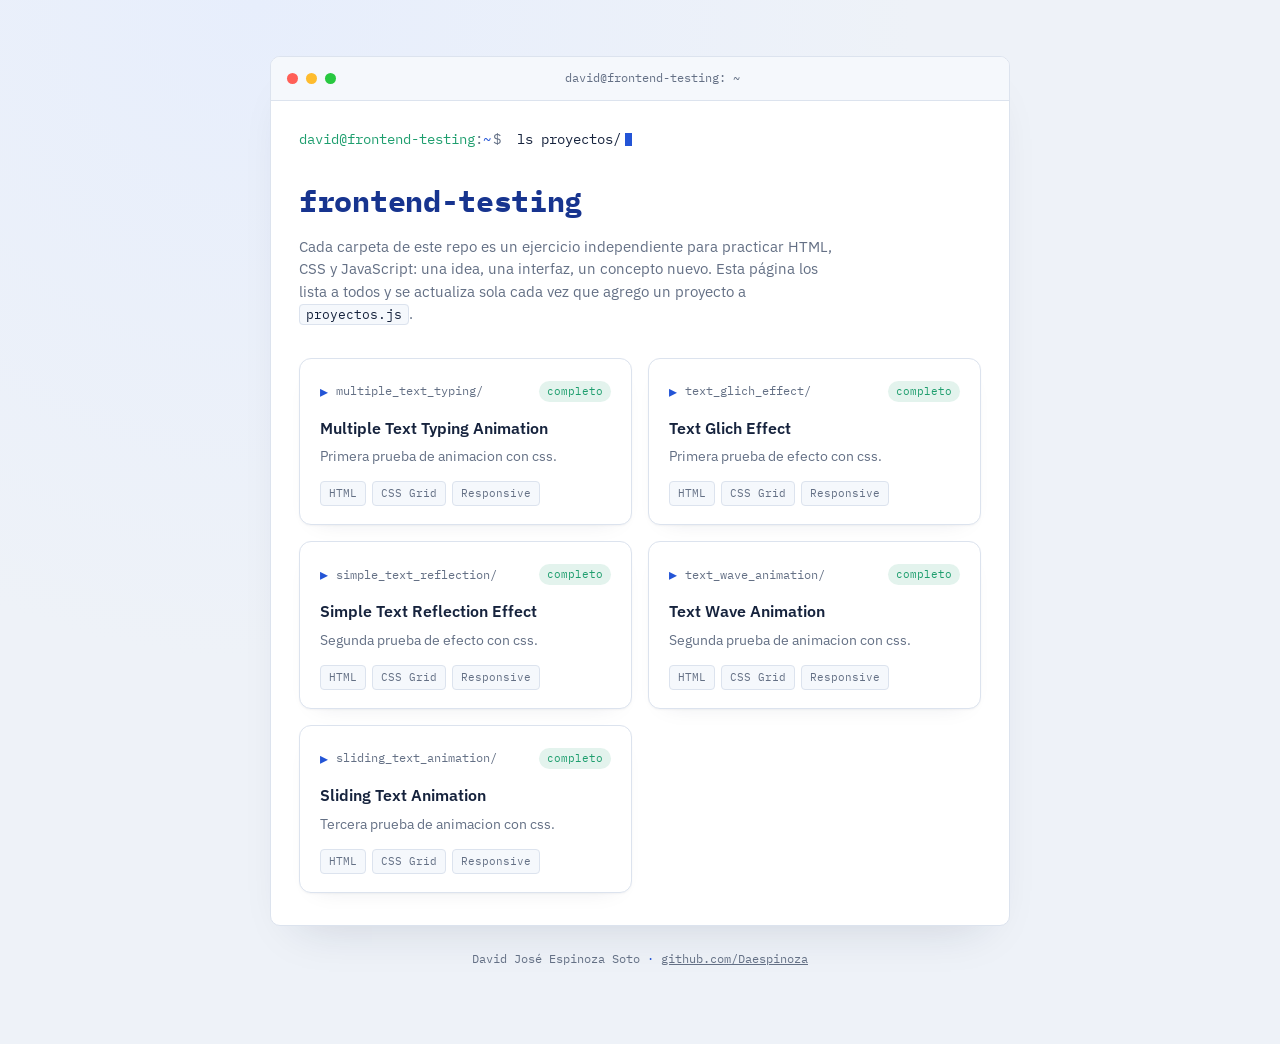
<file: index.html>
<!DOCTYPE html>
<html lang="es">
<head>
<meta charset="UTF-8">
<meta name="viewport" content="width=device-width, initial-scale=1.0">
<title>frontend-testing — David Espinoza</title>
<meta name="description" content="Bitácora de proyectos de práctica en HTML, CSS y JavaScript.">
<link rel="preconnect" href="https://fonts.googleapis.com">
<link rel="preconnect" href="https://fonts.gstatic.com" crossorigin>
<link href="https://fonts.googleapis.com/css2?family=IBM+Plex+Mono:wght@400;500;600;700&family=IBM+Plex+Sans:wght@400;500;600;700&display=swap" rel="stylesheet">
<link rel="stylesheet" href="style.css">
</head>
<body>

<main class="wrap">

  <div class="window">
    <div class="titlebar">
      <span class="tl-dot red"></span>
      <span class="tl-dot yellow"></span>
      <span class="tl-dot green"></span>
      <span class="tl-title">david@frontend-testing: ~</span>
    </div>

    <div class="term-body">
      <p class="line">
        <span class="ps">david@frontend-testing</span><span class="colon">:</span><span class="path">~</span><span class="dollar">$</span>
        ls proyectos/<span class="cursor" aria-hidden="true"></span>
      </p>

      <header class="intro">
        <h1>frontend-testing</h1>
        <p>
          Cada carpeta de este repo es un ejercicio independiente para practicar HTML, CSS
          y JavaScript: una idea, una interfaz, un concepto nuevo. Esta página los lista
          a todos y se actualiza sola cada vez que agrego un proyecto a <code>proyectos.js</code>.
        </p>
      </header>

      <section id="listado" class="listado" aria-live="polite">
        <!-- Las tarjetas de proyecto se generan por JavaScript. Ver script.js -->
      </section>

      <template id="tpl-vacio">
        <div class="vacio">
          <p class="vacio-lead">// aún no hay proyectos listados</p>
          <p>
            Agregá tu primer ejercicio en tres pasos: copiá la carpeta
            <code>_plantilla/</code>, renombrala (ej. <code>restaurante/</code>) y sumá
            un objeto nuevo en <code>proyectos.js</code>. El listado va a aparecer solo.
          </p>
        </div>
      </template>
    </div>
  </div>

  <footer class="foot">
    <p>David José Espinoza Soto <span class="dot">·</span> <a href="https://github.com/Daespinoza" target="_blank" rel="noopener">github.com/Daespinoza</a></p>
  </footer>

</main>

<script src="proyectos.js"></script>
<script src="script.js"></script>
</body>
</html>
</file>
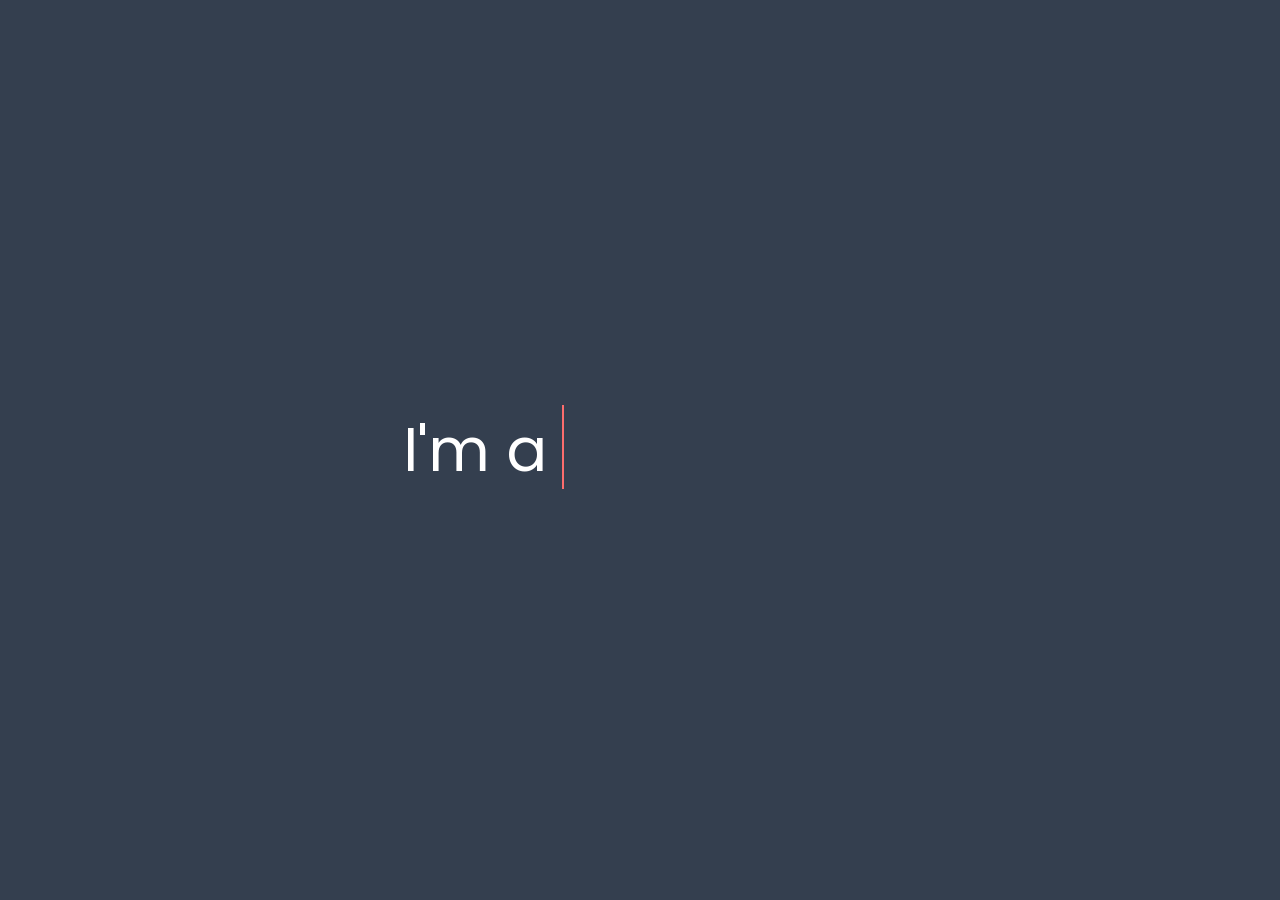
<file: multiple_text_typing/index.html>
<!DOCTYPE html>
<!-- Coding By CodingNepal-->
<html lang="en"> 
<head>
    <meta charset="UTF-8">
    <title>Multiple Texts Typing Animation</title>
    <link rel="stylesheet" href="style.css">
</head>
<body>
    <div class="wrapper">
        <div class="static-txt">I'm a</div>
        <ul class="dynamic-txts">
            <li><span>YouTuber</span></li>
            <li><span>Designer</span></li>
            <li><span>Developer</span></li>
            <li><span>Freelancer</span></li>
        </ul>
    </div>
</body>
</html>
</file>
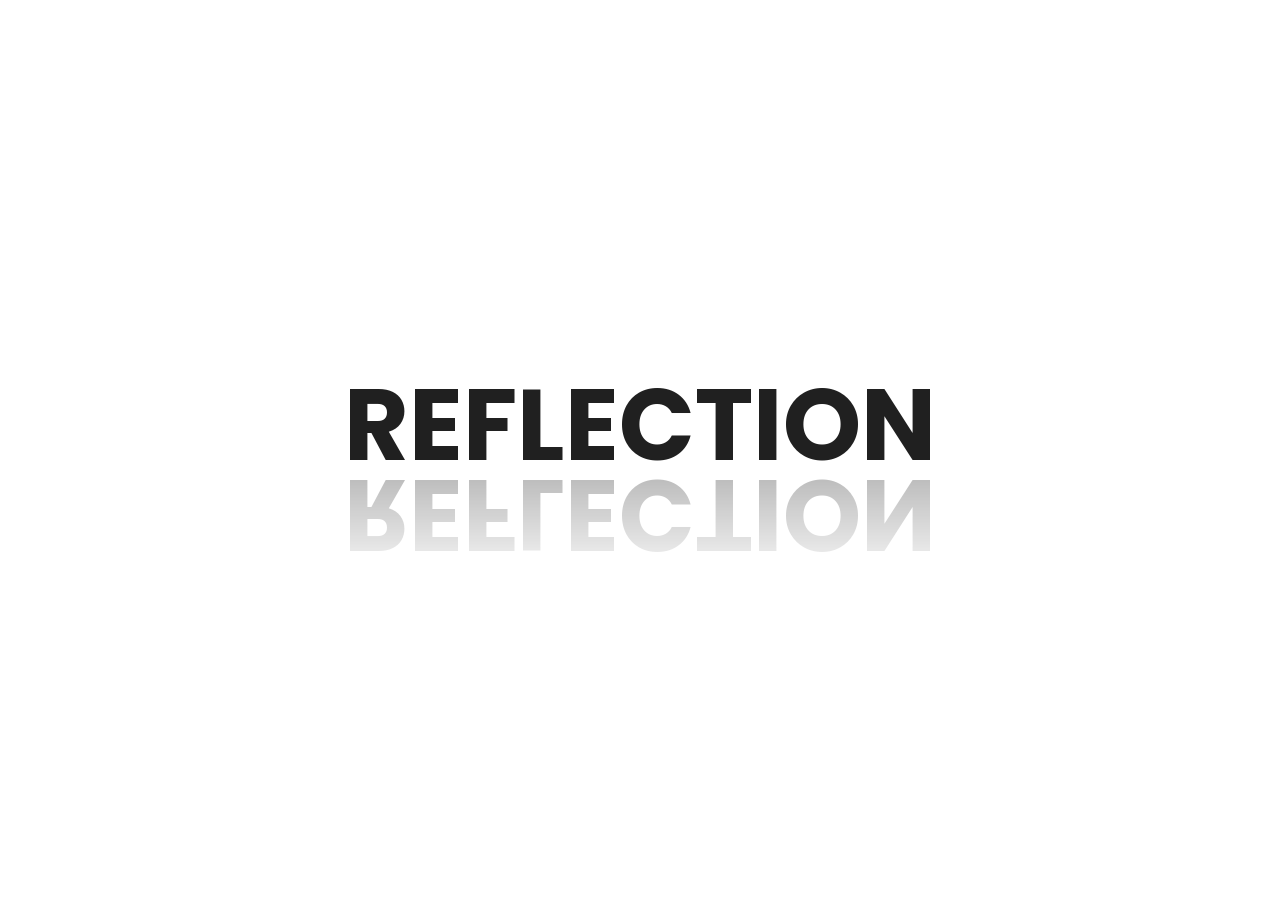
<file: simple_text_reflection/index.html>
<!DOCTYPE html>
<html lang="en" dir="ltr">
<head>
    <meta charset="UTF-8">
    <meta name="viewport" content="width=device-width, initial-scale=1.0">
    <title>Text Feflection Effect</title>
    <link rel="stylesheet" href="style.css">
</head>
<body>
    <div class="text">Reflection</div>
</body>
</html>
</file>
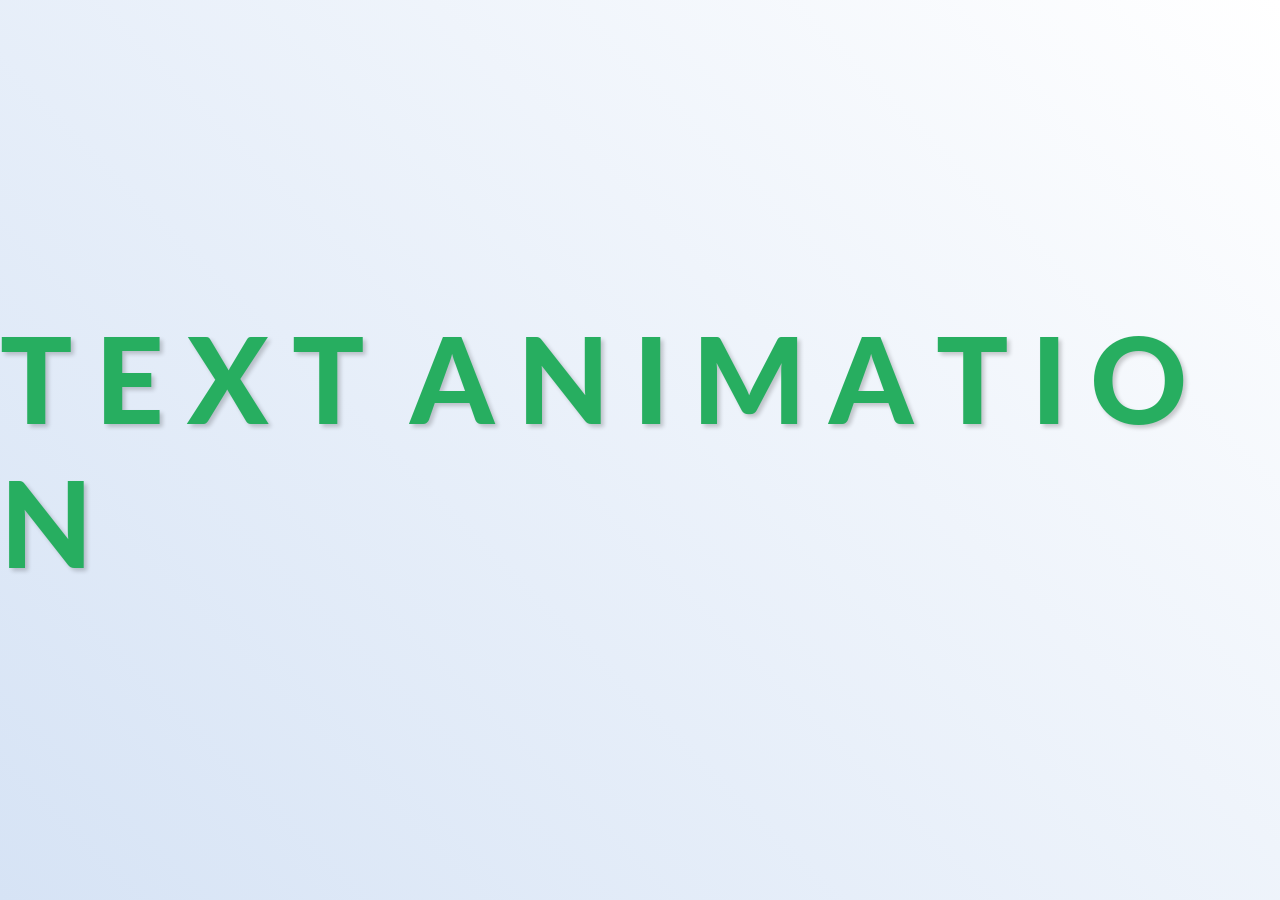
<file: sliding_text_animation/index.html>
<!DOCTYPE html>
<html lang="en" dir="ltr">
<head>
    <meta charset="UTF-8">
    <meta name="viewport" content="width=device-width, initial-scale=1.0">
    <title>Text Animation</title>
    <link rel="stylesheet" href="style.css">
    <link rel="preconnect" href="https://fonts.googleapis.com">
    <link rel="preconnect" href="https://fonts.gstatic.com" crossorigin>
    <link href="https://fonts.googleapis.com/css2?family=Lato:ital,wght@0,100;0,300;0,400;0,700;0,900;1,100;1,300;1,400;1,700;1,900&display=swap" rel="stylesheet">
</head>
<body>
    <div class="text">
        <span>t</span>
        <span>e</span>
        <span>x</span>
        <span>t</span>&nbsp;
        <span>a</span>
        <span>n</span>
        <span>i</span>
        <span>m</span>
        <span>a</span>
        <span>t</span>
        <span>i</span>
        <span>o</span>
        <span>n</span>
    </div>
</body>
</html>
</file>
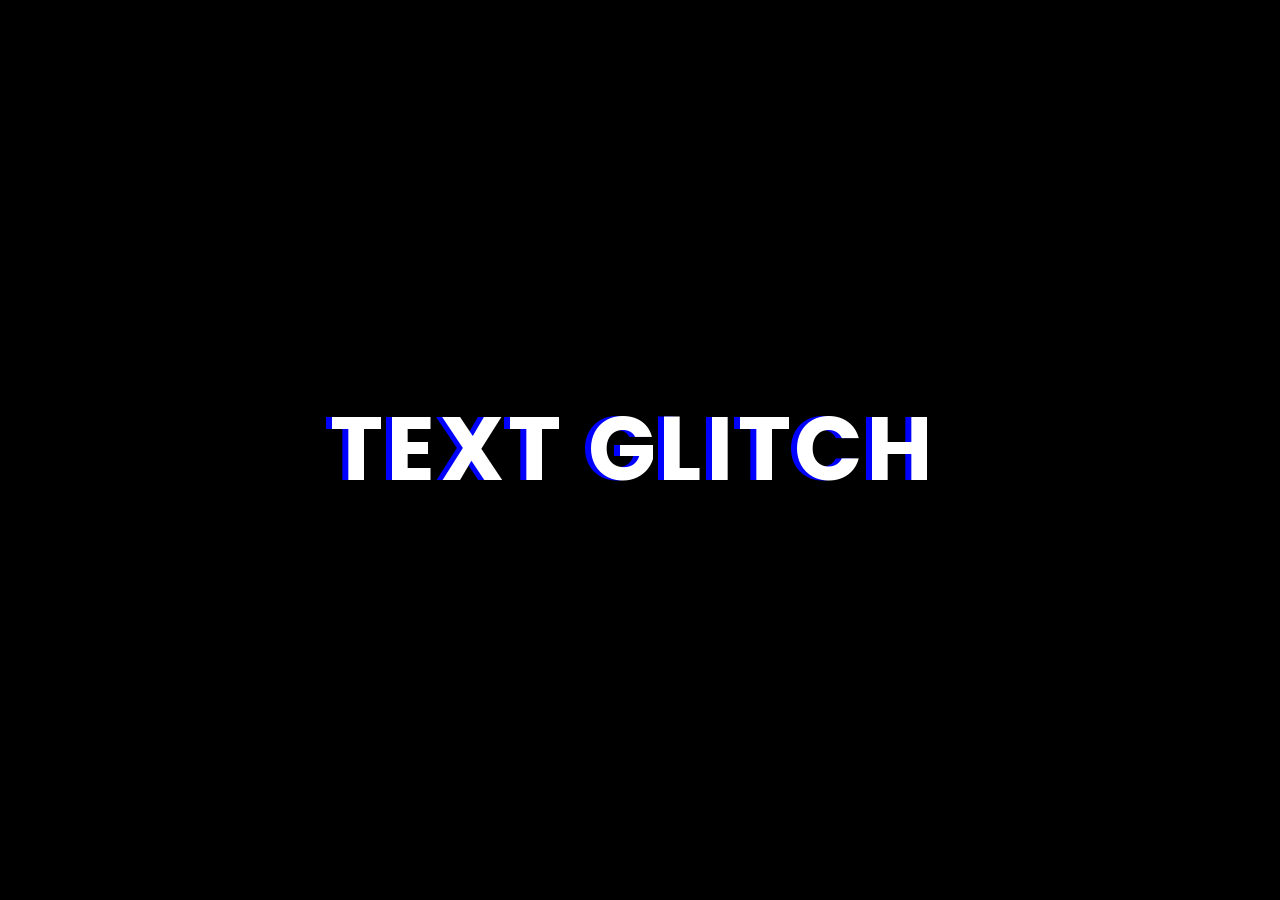
<file: text_glich_effect/index.html>
<!DOCTYPE html>
<!-- CodigonNepal -->
<html lang="en" dir="ltr">
    <head>
        <meta charset="utf-8">
        <title>Text Glitch Effect</title>
        <link rel="stylesheet" href="style.css">
    </head>
    <body>
        <div class="content">
            <div class="text" data-text="Text Glitch">Text Glitch</div>
        </div>
    </body>
</html>
</file>
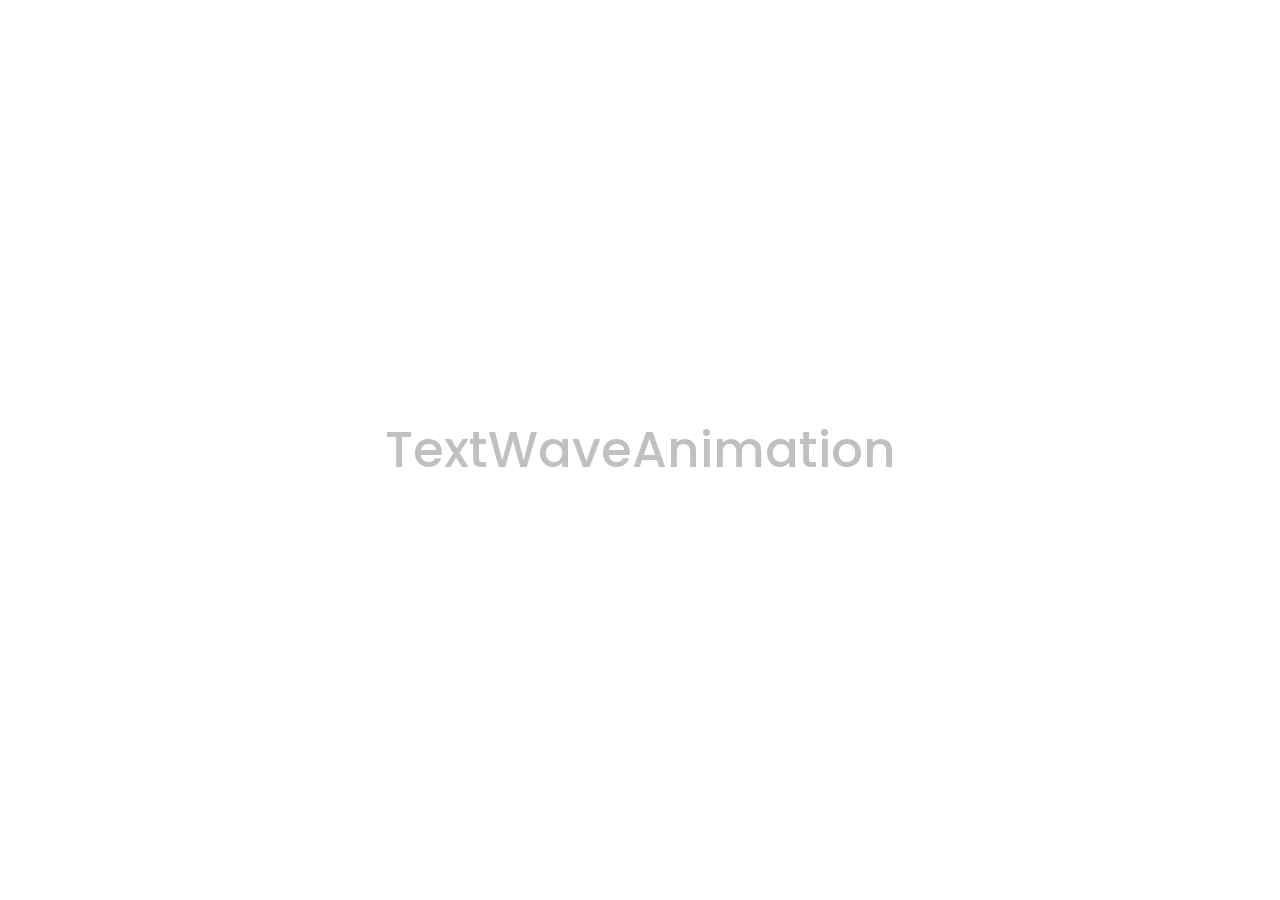
<file: text_wave_animation/index.html>
<!DOCTYPE html>
<html lang="en" dir="ltr">
<head>
    <meta charset="UTF-8">
    <meta name="viewport" content="width=device-width, initial-scale=1.0">
    <title>Text Wave Animation</title>
    <link rel="stylesheet" href="style.css">
</head>
<body>
    <div class="wave">
        <label>Text Wave Animation</label>
    </div>

    <script>
        const text = document.querySelectorAll('label');
        text.forEach(label =>{
            label.innerHTML = label.textContent.split('').map((text, wave) =>
            `<span style="transition-delay: ${wave * 25}ms">${text}</span>`).join('');
        });
    </script>
</body>
</html>
</file>
<file: style.css>
:root{
  --bg: #EEF2F8;
  --panel: #FFFFFF;
  --panel-2: #F5F8FC;
  --ink: #16233D;
  --muted: #647085;
  --accent: #2354D6;
  --accent-dark: #17348F;
  --accent-soft: #E7EEFC;
  --ok: #1E9E6E;
  --pending: #C97A16;
  --rule: #DCE3EE;
  --mono: 'IBM Plex Mono', ui-monospace, SFMono-Regular, Menlo, monospace;
  --sans: 'IBM Plex Sans', -apple-system, BlinkMacSystemFont, 'Segoe UI', sans-serif;
}

*{ box-sizing: border-box; }

body{
  margin: 0;
  background: var(--bg);
  background-image: radial-gradient(circle at 20% 0%, var(--accent-soft), transparent 45%);
  color: var(--ink);
  font-family: var(--sans);
  line-height: 1.55;
  min-height: 100vh;
}

.wrap{
  max-width: 780px;
  margin: 0 auto;
  padding: 56px 20px 64px;
}

/* ---- terminal window chrome ---- */
.window{
  background: var(--panel);
  border: 1px solid var(--rule);
  border-radius: 10px;
  overflow: hidden;
  box-shadow: 0 24px 48px -28px rgba(22,35,61,0.18);
}

.titlebar{
  display: flex;
  align-items: center;
  gap: 8px;
  padding: 12px 16px;
  background: var(--panel-2);
  border-bottom: 1px solid var(--rule);
}
.tl-dot{
  width: 11px;
  height: 11px;
  border-radius: 50%;
  display: inline-block;
}
.tl-dot.red{ background: #FF5F57; }
.tl-dot.yellow{ background: #FEBC2E; }
.tl-dot.green{ background: #28C840; }
.tl-title{
  margin: 0 auto;
  transform: translateX(-16px);
  font-family: var(--mono);
  font-size: 12px;
  color: var(--muted);
}

.term-body{
  padding: 28px 28px 32px;
}

.line{
  font-family: var(--mono);
  font-size: 13.5px;
  margin: 0 0 28px;
  color: var(--ink);
}
.ps{ color: var(--ok); }
.colon{ color: var(--muted); }
.path{ color: var(--accent); }
.dollar{ color: var(--muted); margin: 0 8px 0 2px; }
.cursor{
  display: inline-block;
  width: 7px;
  height: 13px;
  margin-left: 4px;
  background: var(--accent);
  animation: blink 1.1s steps(1) infinite;
  transform: translateY(2px);
}
@keyframes blink{ 0%,49%{opacity:1;} 50%,100%{opacity:0;} }

/* ---- intro ---- */
.intro{ margin-bottom: 32px; }
.intro h1{
  font-family: var(--mono);
  font-size: clamp(24px, 4vw, 30px);
  margin: 0 0 12px;
  letter-spacing: -0.01em;
  color: var(--accent-dark);
}
.intro p{
  margin: 0;
  max-width: 60ch;
  color: var(--muted);
  font-size: 14.5px;
}
.intro code{
  font-family: var(--mono);
  background: var(--panel-2);
  border: 1px solid var(--rule);
  border-radius: 4px;
  padding: 1px 6px;
  color: var(--ink);
  font-size: 13px;
}

/* ---- listado / cards ---- */
.listado{
  display: grid;
  grid-template-columns: repeat(auto-fill, minmax(240px, 1fr));
  gap: 16px;
}

.card{
  display: flex;
  flex-direction: column;
  padding: 20px 20px 18px;
  border: 1px solid var(--rule);
  border-radius: 12px;
  background: var(--panel);
  text-decoration: none;
  color: inherit;
  box-shadow: 0 1px 2px rgba(22,35,61,0.04), 0 10px 24px -18px rgba(22,35,61,0.15);
  animation: rise 0.4s ease backwards;
  transition: border-color 0.15s ease, transform 0.15s ease, box-shadow 0.15s ease;
}
.card:hover,
.card:focus-visible{
  border-color: var(--accent);
  transform: translateY(-3px);
  box-shadow: 0 12px 28px -14px rgba(35,84,214,0.28);
  outline: none;
}
@keyframes rise{
  from{ opacity: 0; transform: translateY(6px); }
  to{ opacity: 1; transform: translateY(0); }
}

.card-row{
  display: flex;
  align-items: center;
  gap: 8px;
  margin-bottom: 12px;
}
.card-icon{ color: var(--accent); font-family: var(--mono); }
.card-name{
  font-family: var(--mono);
  font-size: 12px;
  color: var(--muted);
}
.badge{
  margin-left: auto;
  font-family: var(--mono);
  font-size: 11px;
  padding: 2px 8px;
  border-radius: 999px;
  text-transform: lowercase;
}
.badge.ok{ background: rgba(30,158,110,0.12); color: var(--ok); }
.badge.pendiente{ background: rgba(201,122,22,0.12); color: var(--pending); }

.card-title{
  font-size: 16px;
  font-weight: 600;
  margin: 0 0 6px;
  color: var(--ink);
}
.card-desc{
  font-size: 13.5px;
  color: var(--muted);
  margin: 0 0 14px;
  flex-grow: 1;
}
.tags{
  display: flex;
  flex-wrap: wrap;
  gap: 6px;
}
.tag{
  font-family: var(--mono);
  font-size: 11px;
  padding: 3px 8px;
  border: 1px solid var(--rule);
  border-radius: 4px;
  background: var(--panel-2);
  color: var(--muted);
}

/* ---- empty state ---- */
.vacio{
  border: 1px dashed var(--accent);
  border-radius: 10px;
  padding: 22px 20px;
  background: var(--accent-soft);
  grid-column: 1 / -1;
}
.vacio-lead{
  font-family: var(--mono);
  color: var(--accent-dark);
  margin: 0 0 10px;
  font-size: 13px;
}
.vacio p{ margin: 0; font-size: 14px; color: var(--ink); }
.vacio code{
  font-family: var(--mono);
  background: #FFFFFF;
  border: 1px solid var(--rule);
  border-radius: 4px;
  padding: 1px 6px;
  font-size: 12.5px;
}

/* ---- footer ---- */
.foot{
  margin-top: 24px;
  text-align: center;
  font-family: var(--mono);
  font-size: 12px;
  color: var(--muted);
}
.foot a{ color: var(--muted); }
.foot a:hover{ color: var(--accent); }
.dot{ color: var(--accent); }

/* ---- responsive ---- */
@media (max-width: 560px){
  .wrap{ padding: 32px 14px 48px; }
  .term-body{ padding: 22px 18px 26px; }
  .listado{ grid-template-columns: 1fr; }
}

@media (prefers-reduced-motion: reduce){
  .cursor{ animation: none; }
  .card{ animation: none; }
}
</file>
<file: multiple_text_typing/style.css>
@import url('https://fonts.googleapis.com/css2?family=Poppins:wght@400;500;700&display=swap');
*{
    margin: 0;
    padding: 0;
    box-sizing: border-box;
    font-family: 'Poppins', sans-serif;
}
body{
    display: flex;
    align-items: center;
    justify-content: center;
    min-height: 100vh;
    background: #343f4f;
}
.wrapper{
    display: inline-flex;
}
.wrapper .static-txt{
    color: #fff;
    font-size: 60px;
    font-weight: 400;
}
.wrapper .dynamic-txts{
    margin-left: 15px;
    height: 90px;
    line-height: 90px;
    overflow: hidden;
}
.dynamic-txts li{
    color: #FC6D6D;
    list-style: none;
    font-size: 60px;
    font-weight: 500;
    position: relative;
    top: 0;
    animation: slide 6s steps(4) infinite;
}
@keyframes slide {
    100%{
        top: -360px;
    }
}
.dynamic-txts li span{
    position: relative;
}
.dynamic-txts li span::after{
    content: "";
    position: absolute;
    left: 0;
    height: 100%;
    width: 100%;
    background: #343f4f;
    border-left: 2px solid #FC6D6D;
    animation: typing 1.5s steps(10) infinite;
}
@keyframes typing {
    100%{
        left: 100%;
        margin: 0 -35px 0 35px;
    }
}
</file>
<file: simple_text_reflection/style.css>
@import url('https://fonts.googleapis.com/css2?family=Poppins:wght@400;500;700&display=swap');
*{
    margin: 0;
    padding: 0;
}
html,body{
    display: grid;
    height: 100%;
    place-items: center;
}
.text{
    margin-top: -50px;
    font-size: 100px;
    font-weight: 700;
    font-family: 'Poppins', sans-serif;
    text-transform: uppercase;
    text-spacing-trim: 10px;
    color: #202020;
    -webkit-box-reflect: below -60px linear-gradient(transparent, rgb(255,255,255,0.4));
}
</file>
<file: sliding_text_animation/style.css>
*{
    margin: 0;
    padding: 0;
}
body{
    display: flex;
    height: 100vh;
    align-items: center;
    justify-content: center;
    background: linear-gradient(45deg, #d6e3f5, #fff 100%);
}
.text{
    font-size: 90px;
    word-wrap: break-word;
    text-transform: uppercase;
    font-family: "Lato", sans-serif;
    font-style: normal;
}
.text span:nth-child(2){
    animation-delay: .05s;
}
.text span:nth-child(3){
    animation-delay: .1s;
}
.text span:nth-child(4){
    animation-delay: .1s;
}
.text span:nth-child(5){
    animation-delay: .2s;
}
.text span:nth-child(6){
    animation-delay: .25s;
}
.text span:nth-child(7){
    animation-delay: .3s;
}
.text span:nth-child(8){
    animation-delay: .35s;
}
.text span:nth-child(9){
    animation-delay: .4s;
}
.text span:nth-child(10){
    animation-delay: .45s;
}
.text span:nth-child(11){
    animation-delay: .5s;
}
.text span:nth-child(12){
    animation-delay: .55s;
}
.text span:nth-child(13){
    animation-delay: .6s;
}
.text span{
    color: #27ae60;
    opacity: 0;
    display: inline-block;
    text-shadow: 3px 3px 4px rgba(0,0,0,.2);
    animation: animate .5s forwards;
    transform: translate(-300px, 0) scale(0);
    font-size: 120px;
    font-family: "Lato", sans-serif;
    font-weight: 900;
}

.lato-black {
  font-family: "Lato", sans-serif;
  font-weight: 900;
  font-style: normal;
}

@keyframes animate {
    60%{
        transform: translate(20px, 0) scale(1);
        color: #27ae60;
    }
    80%{
        transform: translate(20px, 0) scale(1);
        color: #27ae60;
    }
    99%{
        transform: translate(0) scale(1.2);
        color: #ff3f3f;
    }
    100%{
        transform: translate(0) scale(1);
        color: #27ae60;
        opacity: 1;
    }
}
</file>
<file: text_glich_effect/style.css>
@import url('https://fonts.googleapis.com/css2?family=Poppins:wght@400;500;700&display=swap');
*{
    margin: 0;
    padding: 0;
    box-sizing: border-box;
    font-family: 'Poppins', sans-serif;
}
html,body{
    height: 100%;
    width: 100%;
    overflow: hidden;
    background: #000;
}
.content{
    height: 100%;
    width: 100%;
    display: flex;
    align-items: center;
    justify-content: center;
    /* text-align: center; */
}
.content .text{
    color: #fff;
    font-weight: 700;
    font-size: 45px;
    text-transform: uppercase;
    transform: scale(2);
    letter-spacing: 2px;
    padding: 30px;
}
.content .text::before,
.content .text::after{
    position: absolute;
    content: attr(data-text);
    padding: 30px;
    width: 100%;
    height: 100%;
    top: 0;
    left: 0;
    background: #000;
    color: #fff;
    overflow: hidden;
}
.content .text::before{
    left: 3px;
    text-shadow: -3px 0 red;
    animation: glitch-1 2s 0s linear reverse infinite;
}
.content .text::after{
    left: -3px;
    text-shadow: -3px 0 blue;
    animation: glitch-2 2s 0s linear reverse infinite;
}
@keyframes glitch-1 {
    0% {
        clip: rect(132px, 350px, 101px, 30px);
    }
    5% {
        clip: rect(17px, 350px, 94px, 30px);
    }
    10% {
        clip: rect(40px, 350px, 66px, 30px);
    }
    15% {
        clip: rect(87px, 350px, 82px, 30px);
    }
    20% {
        clip: rect(137px, 350px, 61px, 30px);
    }
    25% {
        clip: rect(34px, 350px, 14px, 30px);
    }
    30% {
        clip: rect(133px, 350px, 74px, 30px);
    }
    35% {
        clip: rect(76px, 350px, 107px, 30px);
    }
    40% {
        clip: rect(59px, 350px, 130px, 30px);
    }
    45% {
        clip: rect(29px, 350px, 84px, 30px);
    }
    50% {
        clip: rect(22px, 350px, 67px, 30px);
    }
    55% {
        clip: rect(67px, 350px, 62px, 30px);
    }
    60% {
        clip: rect(10px, 350px, 105px, 30px);
    }
    65% {
        clip: rect(78px, 350px, 115px, 30px);
    }
    70% {
        clip: rect(105px, 350px, 13px, 30px);
    }
    75% {
        clip: rect(15px, 350px, 75px, 30px);
    }
    80% {
        clip: rect(66px, 350px, 39px, 30px);
    }
    85% {
        clip: rect(133px, 350px, 73px, 30px);
    }
    90% {
        clip: rect(36px, 350px, 128px, 30px);
    }
    95% {
        clip: rect(68px, 350px, 103px, 30px);
    }
    100% {
        clip: rect(14px, 350px, 100px, 30px);
    }
}
@keyframes glitch-2 {
    0% {
        clip: rect(129px, 350px, 36px, 30px);
    }
    5% {
        clip: rect(36px, 350px, 4px, 30px);
    }
    10% {
        clip: rect(85px, 350px, 66px, 30px);
    }
    15% {
        clip: rect(91px, 350px, 91px, 30px);
    }
    20% {
        clip: rect(148px, 350px, 138px, 30px);
    }
    25% {
        clip: rect(38px, 350px, 122px, 30px);
    }
    30% {
        clip: rect(69px, 350px, 54px, 30px);
    }
    35% {
        clip: rect(98px, 350px, 71px, 30px);
    }
    40% {
        clip: rect(146px, 350px, 34px, 30px);
    }
    45% {
        clip: rect(134px, 350px, 43px, 30px);
    }
    50% {
        clip: rect(102px, 350px, 80px, 30px);
    }
    55% {
        clip: rect(119px, 350px, 44px, 30px);
    }
    60% {
        clip: rect(106px, 350px, 99px, 30px);
    }
    65% {
        clip: rect(141px, 350px, 74px, 30px);
    }
    70% {
        clip: rect(20px, 350px, 78px, 30px);
    }
    75% {
        clip: rect(133px, 350px, 79px, 30px);
    }
    80% {
        clip: rect(78px, 350px, 52px, 30px);
    }
    85% {
        clip: rect(35px, 350px, 39px, 30px);
    }
    90% {
        clip: rect(67px, 350px, 70px, 30px);
    }
    95% {
        clip: rect(71px, 350px, 103px, 30px);
    }
    100% {
        clip: rect(83px, 350px, 40px, 30px);
    }
}
</file>
<file: text_wave_animation/style.css>
@import url('https://fonts.googleapis.com/css2?family=Poppins:wght@400;500;700&display=swap');
*{
    margin: 0;
    padding: 0;
    box-sizing: border-box;
    font-family: 'Poppins', sans-serif;
}
.wave{
    position: absolute;
    top: 50%;
    left: 50%;
    width: 100%;
    text-align: center;
    transform: translate(-50%, -50%);
}
label{
    font-size: 50px;
    font-weight: 500;
    color: silver;
    cursor: pointer;
}
label span{
    display: inline-block;
    font-size: 50px;
    font-weight: 500;
    transition: 0.3s cubic-bezier(0.68,-0.55,0.265.1.55);
}
label:hover span{
    color: #27ae60;
    transform: translateY(-30px);
}
</file>
